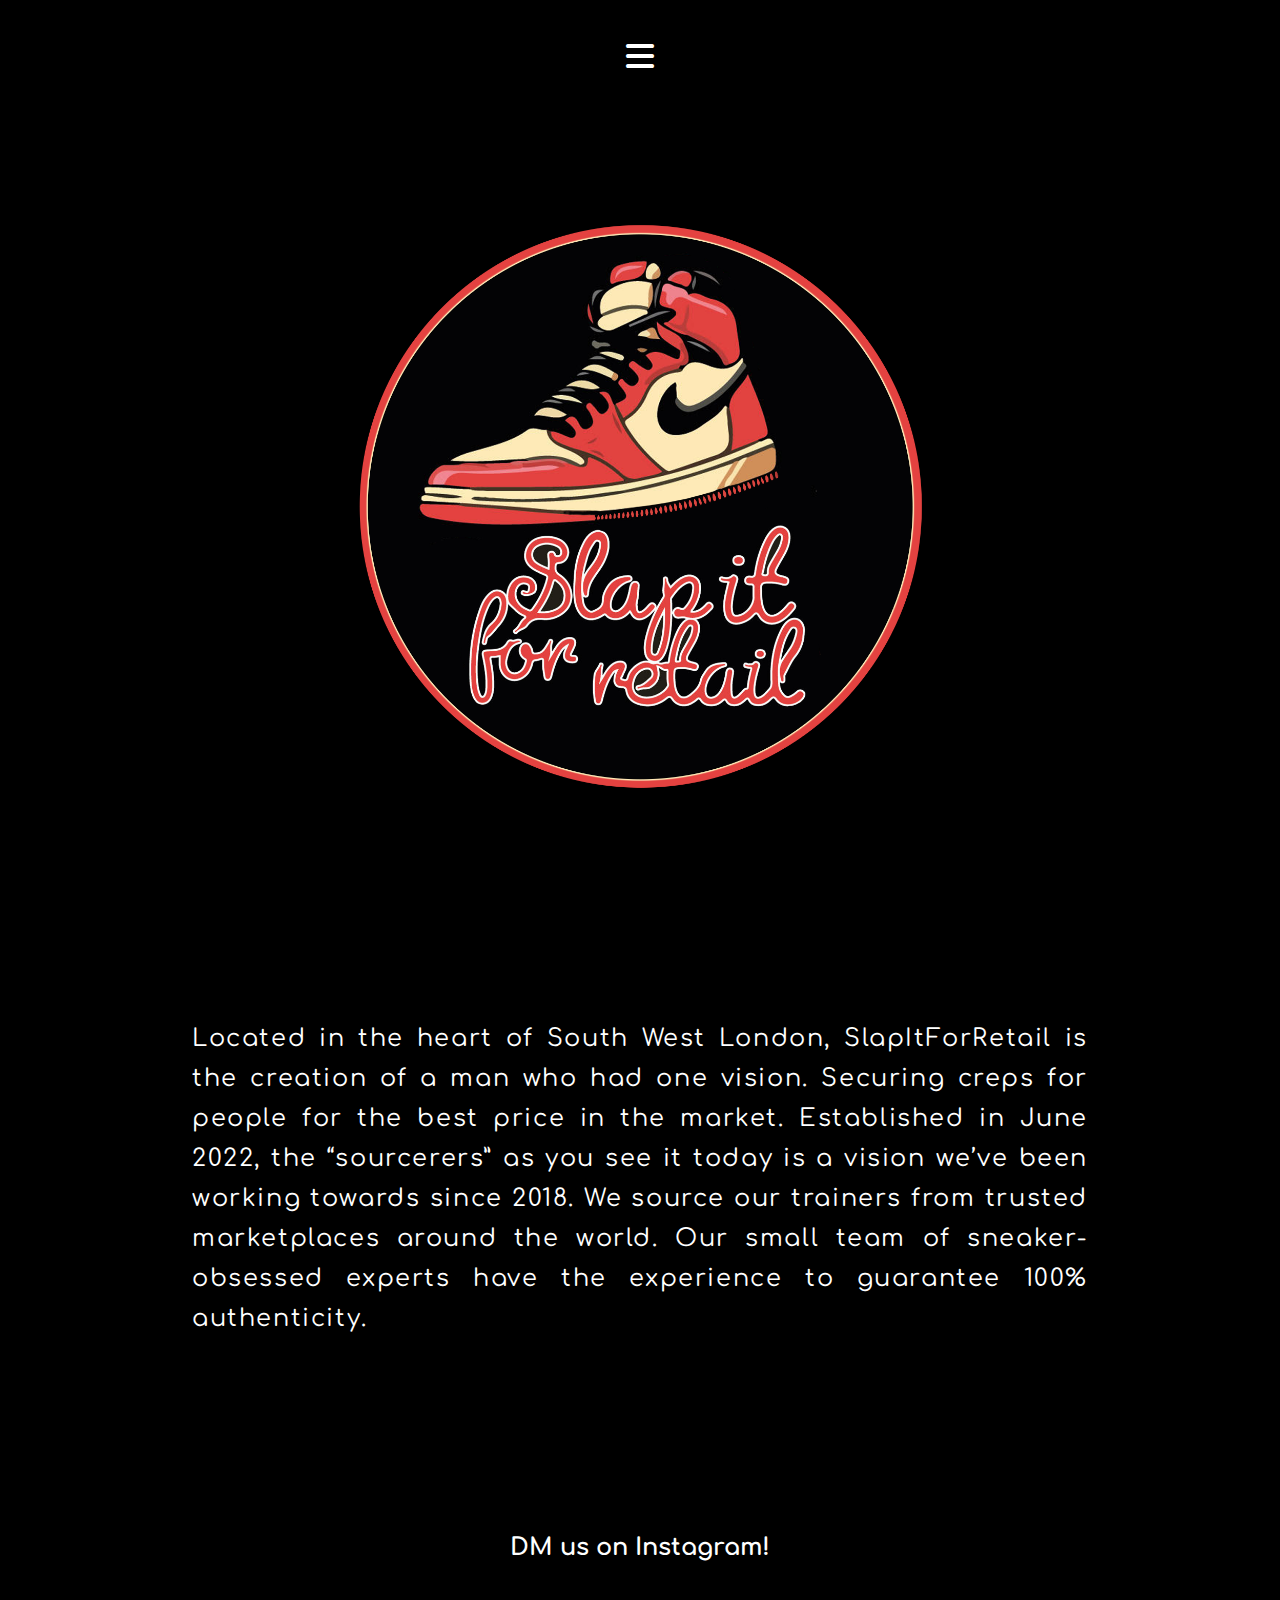
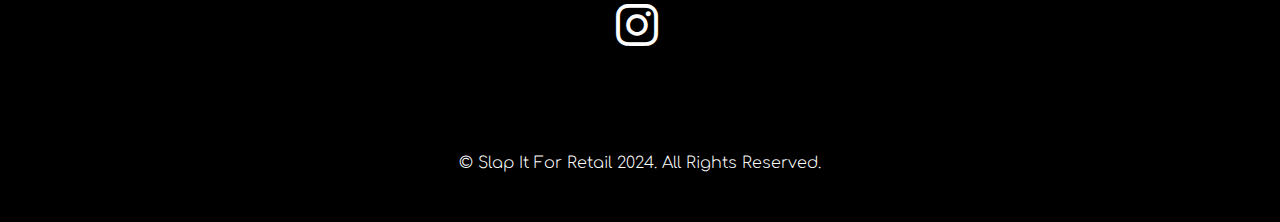
<file: index.html>
<!DOCTYPE html>
<html lang="en">
<head>
    <meta charset="UTF-8">
    <meta http-equiv="X-UA-Compatible" content="IE=edge">
    <meta name="viewport" content="width=device-width, initial-scale=1.0">
    <title>SlapItForRetail</title>
    <link rel="icon" href="./Images/svg/FINAL.ico">
    <link rel="stylesheet" href="slapitforretail.css">
    <link href="https://fonts.googleapis.com/css2?family=Comfortaa:wght@300;400;700&display=swap" rel="stylesheet">
    <link rel="stylesheet" href="https://cdnjs.cloudflare.com/ajax/libs/font-awesome/6.1.2/css/all.min.css">
</head>
<body>
<!---------Navigation Menu-------->    
<header class="navmenu-box">
    <nav class="navmenu-container">
        <button class="hamburger" id="hamburger">
            <i class="fa fa-bars"></i>
        </button>
        <ul class="nav-ul" id="nav-ul">
            <li class="navmenu-links">
                <a href="#home" onclick="removeHash()">Home</a>
            </li>
            <li class="navmenu-links">
                <a href="#about" onclick="removeHash()">About</a>
            </li>
            <li class="navmenu-links">
                <a href="https://instagram.com/slapitforretail?igshid=MzRlODBiNWFlZA==" target="_blank">Store</a>
            </li>
            <li class="navmenu-links">
                <a href="#contact" onclick="removeHash()">Contact</a>
            </li>
            <li class="navmenu-links">
                <a href="termsandconditions.html" onclick="removeHash()">Terms & Conditions</a>
            </li>
        </ul>
    </nav>
</header>

<!--------------Home-------------->
<section class="home-background-image" id="home">
    <div class="center-img">
        <article>
            <img src="./Images/Logo/FINAL.png" class="home-bg-img">
        </article>
    </div>
</section>

<!--------------About------------->
<section class="about" id="about">
    <div class="about-bg-box">
        <p class="about-me">Located in the heart of South West London, SlapItForRetail is the creation of a man who had one vision. Securing creps for people for the best price in the market. Established in June 2022, the “sourcerers” as you see it today is a vision we’ve been working towards since 2018. We source our trainers from trusted marketplaces around the world. Our small team of sneaker-obsessed experts have the experience to guarantee 100% authenticity.</p>
    </div>
</section>

<!-------------Contact------------>
<section class="contact-wrapper">
    <section class="contact-form" id="contact">
            <div class="contact-text">
                <h2>DM us on Instagram!</h2>
            </div>
            <div class="icons">
                <a href="https://www.instagram.com/slapitforretail/" target="_blank" class="icon-text"><i class="fa-brands fa-instagram fa-3x" target="_blank"></i></a>
            </div>
    </section>
</section>
<!-------------Footer------------>
<footer>
    <p>© Slap It For Retail 2024. All Rights Reserved.</p>
</footer>

<!------Hamburger JavaScript------->
<script src="slapitforretail.js"></script>

</body>
</html>
</file>
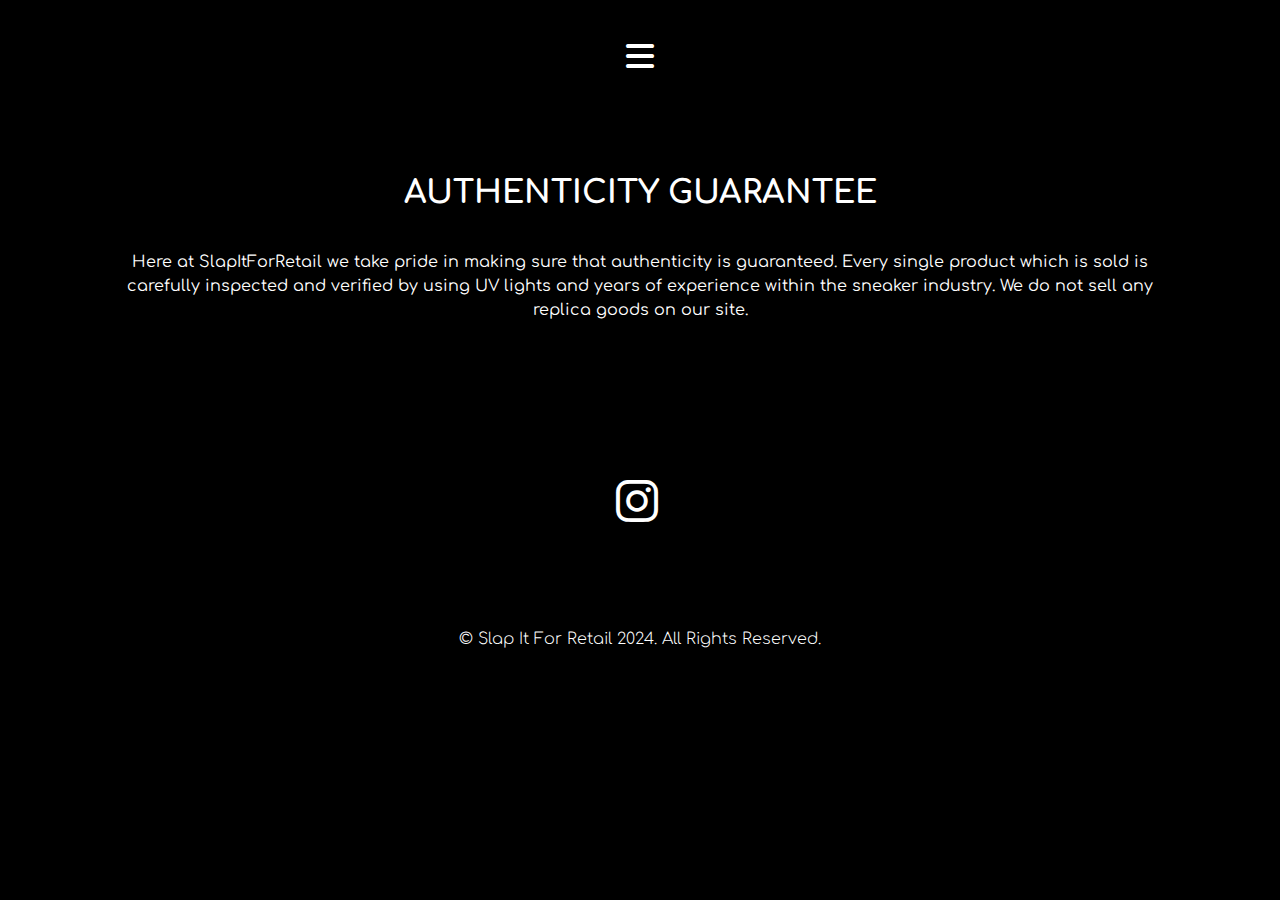
<file: authenticityguarantee.html>
<!DOCTYPE html>
<html lang="en">
<head>
    <meta charset="UTF-8">
    <meta http-equiv="X-UA-Compatible" content="IE=edge">
    <meta name="viewport" content="width=device-width, initial-scale=1.0">
    <title>SlapItForRetail</title>
    <link rel="icon" href="./Images/svg/FINAL.ico">
    <link rel="stylesheet" href="slapitforretail.css">
    <link href="https://fonts.googleapis.com/css2?family=Comfortaa:wght@300;400;700&display=swap" rel="stylesheet">
    <link rel="stylesheet" href="https://cdnjs.cloudflare.com/ajax/libs/font-awesome/6.1.2/css/all.min.css">
</head>
<body>
<!---------Navigation Menu-------->    
<header class="navmenu-box">
    <nav class="navmenu-container">
        <button class="hamburger" id="hamburger">
            <i class="fa fa-bars"></i>
        </button>
        <ul class="nav-ul" id="nav-ul">
            <li class="navmenu-links">
                <a href="index.html#home" onclick="removeHash()">Home</a>
            </li>
            <li class="navmenu-links">
                <a href="index.html#about" onclick="removeHash()">About</a>
            </li>
            <li class="navmenu-links">
                <a href="https://instagram.com/slapitforretail?igshid=MzRlODBiNWFlZA==" target="_blank">Store</a>
            </li>
            <li class="navmenu-links">
                <a href="index.html#contact" onclick="removeHash()">Contact</a>
            </li>
            <li class="navmenu-links">
                <a href="termsandconditions.html" onclick="removeHash()">Terms & Conditions</a>
            </li>
        </ul>
    </nav>
</header>

<!--------------Main-------------->
<section class="terms-and-conditions">
    <div class="links">
        <h2 class="delivery-title">AUTHENTICITY GUARANTEE</h2>
        <p>Here at SlapItForRetail we take pride in making sure that authenticity is guaranteed. Every single product which is sold is carefully inspected and verified by using UV lights and years of experience within the sneaker industry. We do not sell any replica goods on our site.</p>
    </div>
</section>

<!-------------Contact------------>
<section class="contact-wrapper">
    <section class="contact-form" id="contact">
            <div class="icons">
                <a href="https://www.instagram.com/slapitforretail/" target="_blank" class="icon-text"><i class="fa-brands fa-instagram fa-3x" target="_blank"></i></a>
            </div>
    </section>
</section>
<!-------------Footer------------>
<footer>
    <p>© Slap It For Retail 2024. All Rights Reserved.</p>
</footer>

<!------Hamburger JavaScript------->
<script src="slapitforretail.js"></script>

</body>
</html>
</file>
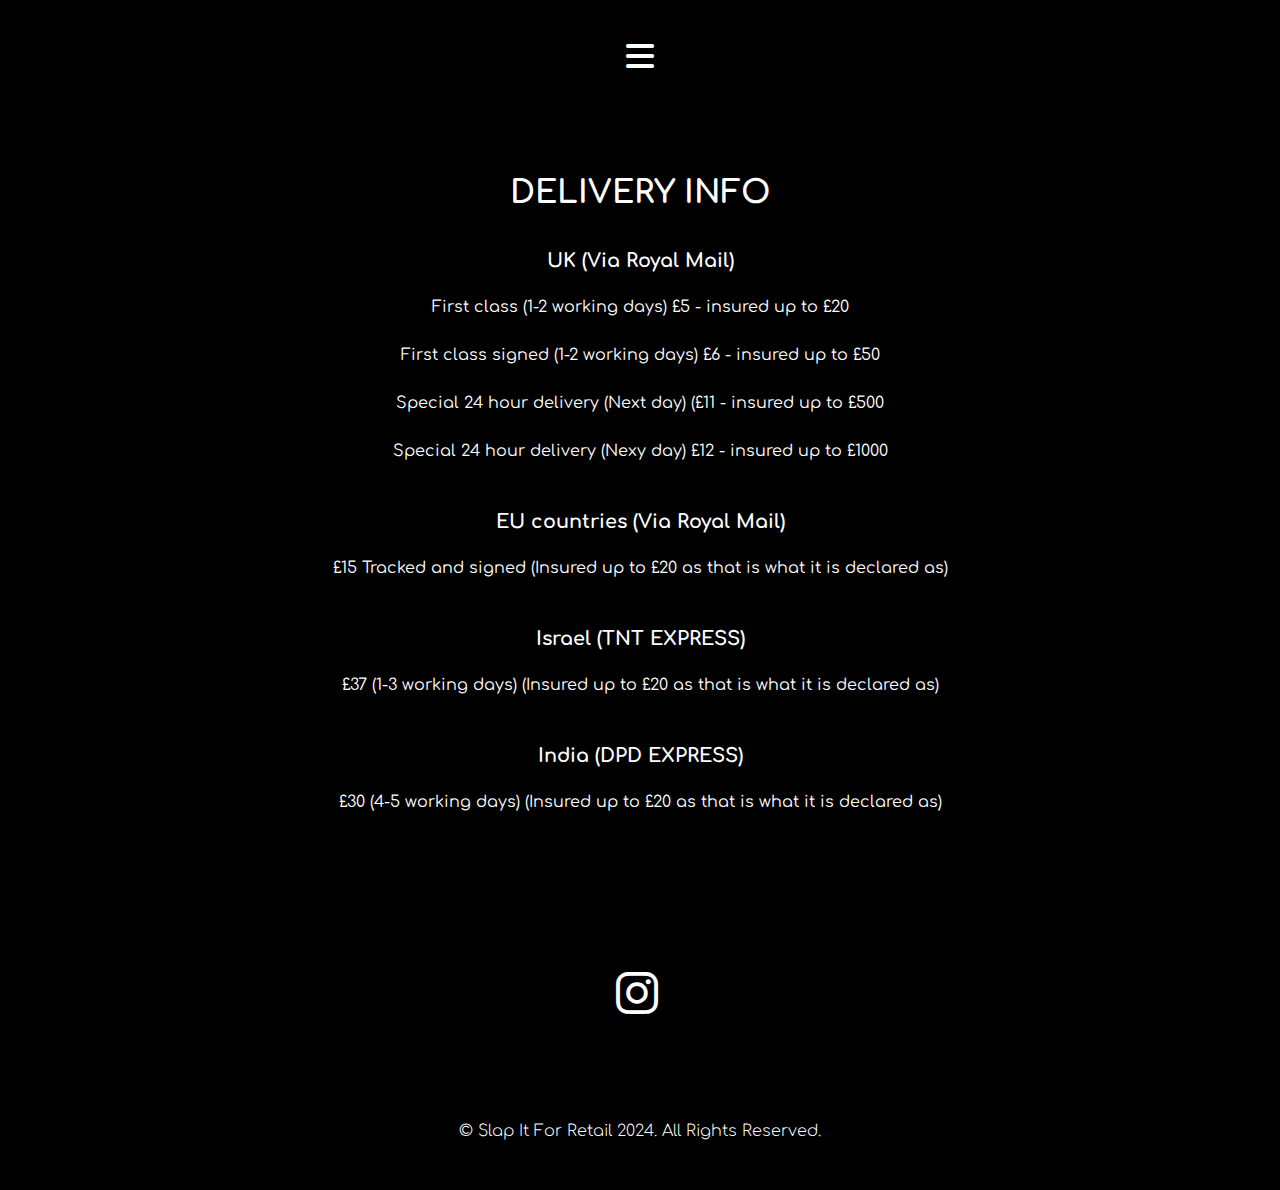
<file: deliveryinfo.html>
<!DOCTYPE html>
<html lang="en">
<head>
    <meta charset="UTF-8">
    <meta http-equiv="X-UA-Compatible" content="IE=edge">
    <meta name="viewport" content="width=device-width, initial-scale=1.0">
    <title>SlapItForRetail</title>
    <link rel="icon" href="./Images/svg/FINAL.ico">
    <link rel="stylesheet" href="slapitforretail.css">
    <link href="https://fonts.googleapis.com/css2?family=Comfortaa:wght@300;400;700&display=swap" rel="stylesheet">
    <link rel="stylesheet" href="https://cdnjs.cloudflare.com/ajax/libs/font-awesome/6.1.2/css/all.min.css">
</head>
<body>
<!---------Navigation Menu-------->    
<header class="navmenu-box">
    <nav class="navmenu-container">
        <button class="hamburger" id="hamburger">
            <i class="fa fa-bars"></i>
        </button>
        <ul class="nav-ul" id="nav-ul">
            <li class="navmenu-links">
                <a href="index.html#home" onclick="removeHash()">Home</a>
            </li>
            <li class="navmenu-links">
                <a href="index.html#about" onclick="removeHash()">About</a>
            </li>
            <li class="navmenu-links">
                <a href="https://instagram.com/slapitforretail?igshid=MzRlODBiNWFlZA==" target="_blank">Store</a>
            </li>
            <li class="navmenu-links">
                <a href="index.html#contact" onclick="removeHash()">Contact</a>
            </li>
            <li class="navmenu-links">
                <a href="termsandconditions.html" onclick="removeHash()">Terms & Conditions</a>
            </li>
        </ul>
    </nav>
</header>

<!--------------Main-------------->
<section class="terms-and-conditions">
    <div class="links">
        <h2 class="delivery-title">DELIVERY INFO</h2>
        <h3 class="delivery-sub-title">UK (Via Royal Mail)</h3>
        <p><br>First class (1-2 working days) £5 - insured up to £20<br><br>First class signed (1-2 working days)  £6 - insured up to £50<br><br>Special 24 hour delivery (Next day) (£11 - insured up to £500<br><br>Special 24 hour delivery (Nexy day) £12 - insured up to £1000<br><br><br></p>

        <h3 class="delivery-sub-title">EU countries (Via Royal Mail)</h3>
        <p><br>£15 Tracked and signed (Insured up to £20 as that is what it is declared as)<br><br><br></p>
        
        <h3 class="delivery-sub-title">Israel (TNT EXPRESS)</h3>    
        <p><br>£37 (1-3 working days) (Insured up to £20 as that is what it is declared as)<br><br><br></p>
        
        <h3 class="delivery-sub-title">India (DPD EXPRESS)</h3> 
        <p><br>£30 (4-5 working days) (Insured up to £20 as that is what it is declared as)</p>
    </div>
</section>

<!-------------Contact------------>
<section class="contact-wrapper">
    <section class="contact-form" id="contact">
            <div class="icons">
                <a href="https://www.instagram.com/slapitforretail/" target="_blank" class="icon-text"><i class="fa-brands fa-instagram fa-3x" target="_blank"></i></a>
            </div>
    </section>
</section>
<!-------------Footer------------>
<footer>
    <p>© Slap It For Retail 2024. All Rights Reserved.</p>
</footer>

<!------Hamburger JavaScript------->
<script src="slapitforretail.js"></script>

</body>
</html>
</file>
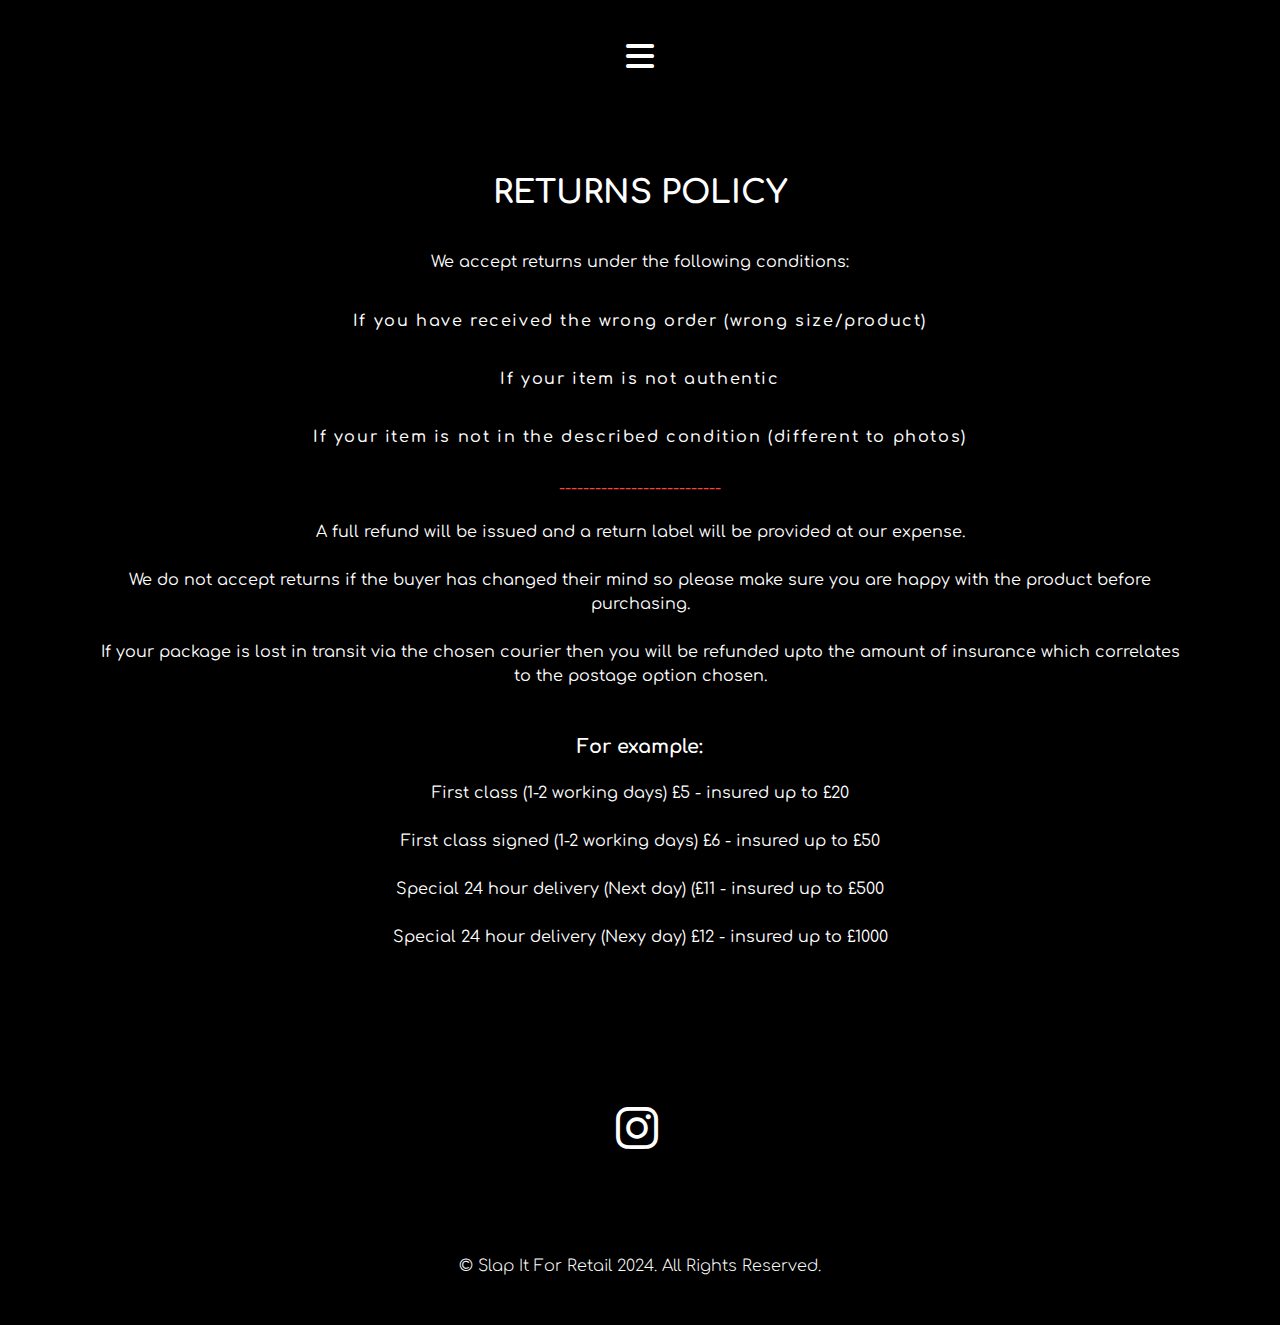
<file: returnspolicy.html>
<!DOCTYPE html>
<html lang="en">
<head>
    <meta charset="UTF-8">
    <meta http-equiv="X-UA-Compatible" content="IE=edge">
    <meta name="viewport" content="width=device-width, initial-scale=1.0">
    <title>SlapItForRetail</title>
    <link rel="icon" href="./Images/svg/FINAL.ico">
    <link rel="stylesheet" href="slapitforretail.css">
    <link href="https://fonts.googleapis.com/css2?family=Comfortaa:wght@300;400;700&display=swap" rel="stylesheet">
    <link rel="stylesheet" href="https://cdnjs.cloudflare.com/ajax/libs/font-awesome/6.1.2/css/all.min.css">
</head>
<body>
<!---------Navigation Menu-------->    
<header class="navmenu-box">
    <nav class="navmenu-container">
        <button class="hamburger" id="hamburger">
            <i class="fa fa-bars"></i>
        </button>
        <ul class="nav-ul" id="nav-ul">
            <li class="navmenu-links">
                <a href="index.html#home" onclick="removeHash()">Home</a>
            </li>
            <li class="navmenu-links">
                <a href="index.html#about" onclick="removeHash()">About</a>
            </li>
            <li class="navmenu-links">
                <a href="https://instagram.com/slapitforretail?igshid=MzRlODBiNWFlZA==" target="_blank">Store</a>
            </li>
            <li class="navmenu-links">
                <a href="index.html#contact" onclick="removeHash()">Contact</a>
            </li>
            <li class="navmenu-links">
                <a href="termsandconditions.html" onclick="removeHash()">Terms & Conditions</a>
            </li>
        </ul>
    </nav>
</header>

<!--------------Main-------------->
<section class="terms-and-conditions">
    <div class="links">
        <h2 class="delivery-title">RETURNS POLICY</h2>
        <p>We accept returns under the following conditions:</p>
        <br>
            <li>If you have received the wrong order (wrong size/product)</li>
            <li>If your item is not authentic</li>
            <li>If your item is not in the described condition (different to photos)</li>
        <p class="divider">---------------------------</p>
        <p>
        A full refund will be issued and a return label will be provided at our expense.
        <br><br>    
        We do not accept returns if the buyer has changed their mind so please make sure you are happy with the product before purchasing.
        <br><br>    
        If your package is lost in transit via the chosen courier then you will be refunded upto the amount of insurance which correlates to the postage option chosen. 
        <br><br><br>
        </p>   
        <h3 class="delivery-sub-title">For example:</h3>
        <p>
        <br>   
        First class (1-2 working days) £5 - insured up to £20
        <br><br>    
        First class signed (1-2 working days)  £6 - insured up to £50
        <br><br>    
        Special 24 hour delivery (Next day) (£11 - insured up to £500
        <br><br>    
        Special 24 hour delivery (Nexy day) £12 - insured up to £1000
        </p>
    </div>
</section>

<!-------------Contact------------>
<section class="contact-wrapper">
    <section class="contact-form" id="contact">
            <div class="icons">
                <a href="https://www.instagram.com/slapitforretail/" target="_blank" class="icon-text"><i class="fa-brands fa-instagram fa-3x" target="_blank"></i></a>
            </div>
    </section>
</section>
<!-------------Footer------------>
<footer>
    <p>© Slap It For Retail 2024. All Rights Reserved.</p>
</footer>

<!------Hamburger JavaScript------->
<script src="slapitforretail.js"></script>

</body>
</html>
</file>
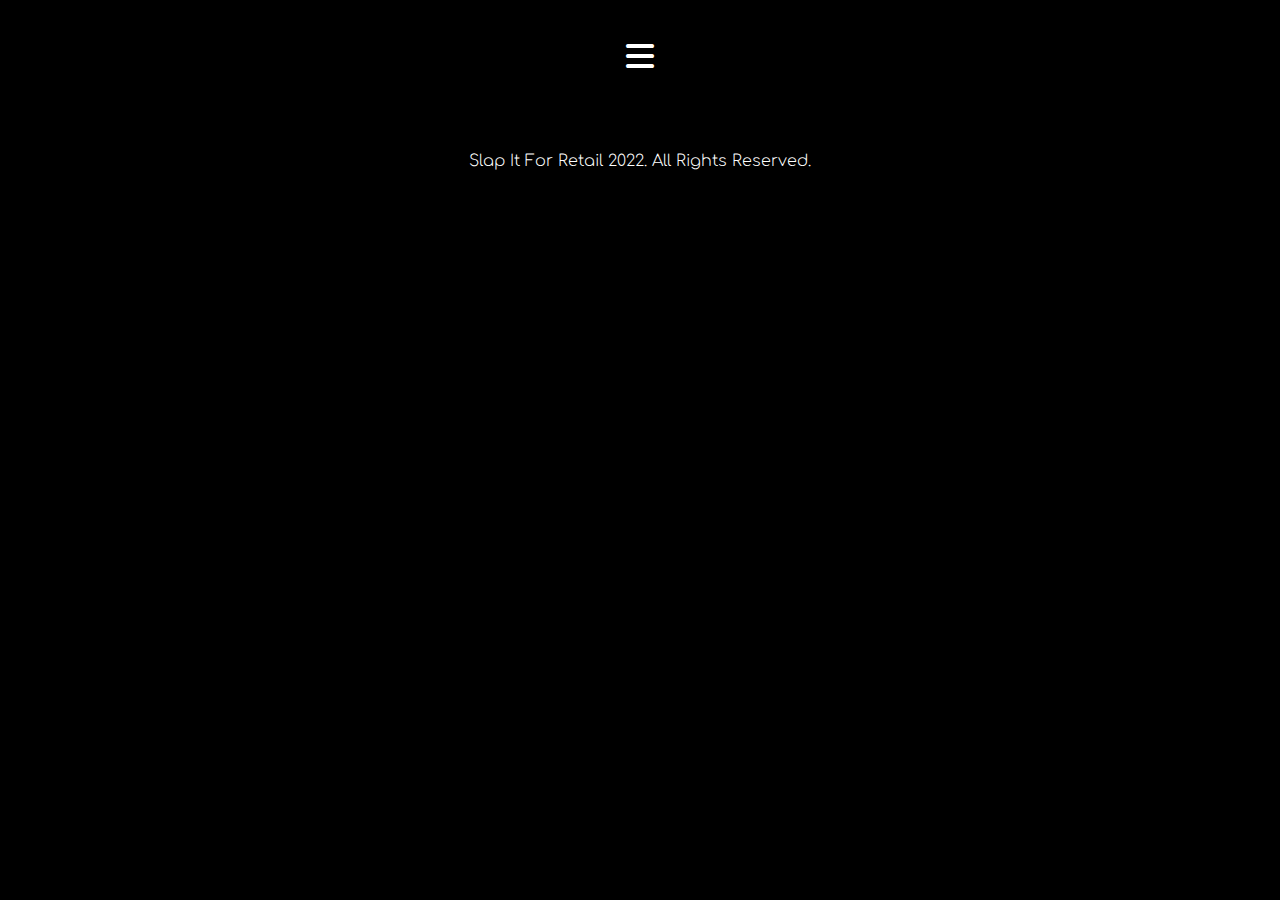
<file: store.html>
<!DOCTYPE html>
<html lang="en">
<head>
    <meta charset="UTF-8">
    <meta http-equiv="X-UA-Compatible" content="IE=edge">
    <meta name="viewport" content="width=device-width, initial-scale=1.0">
    <title>SlapItForRetail</title>
    <link rel="stylesheet" href="slapitforretail.css">
    <link href="https://fonts.googleapis.com/css2?family=Comfortaa:wght@300;400;700&display=swap" rel="stylesheet">
    <link rel="stylesheet" href="https://cdnjs.cloudflare.com/ajax/libs/font-awesome/6.1.2/css/all.min.css">
</head>
<body>
<!---------Navigation Menu-------->    
<header class="navmenu-box">
    <nav class="navmenu-container">
        <button class="hamburger" id="hamburger">
            <i class="fa fa-bars"></i>
        </button>
        <ul class="nav-ul" id="nav-ul">
            <li class="navmenu-links">
                <a href="index.html" onclick="removeHash()">Home</a>
            </li>
            <li class="navmenu-links">
                <a href="index.html#about" onclick="removeHash()">About</a>
            </li>
            <li class="navmenu-links">
                <a href="index.html" onclick="removeHash()">Store</a>
            </li>
            <li class="navmenu-links">
                <a href="index.html#contact" onclick="removeHash()">Contact</a>
            </li>
        </ul>
    </nav>
</header>

<!--------------Main-------------->
<section class="soon">
    <h2 class="coming-soon">WE'LL BE LIVE SOON</h2>
</section>

<!-------------Footer------------>
<footer>
    <p>Slap It For Retail 2022. All Rights Reserved.</p>
</footer>

<script src="slapitforretail.js"></script>

</body>
</html>
</file>
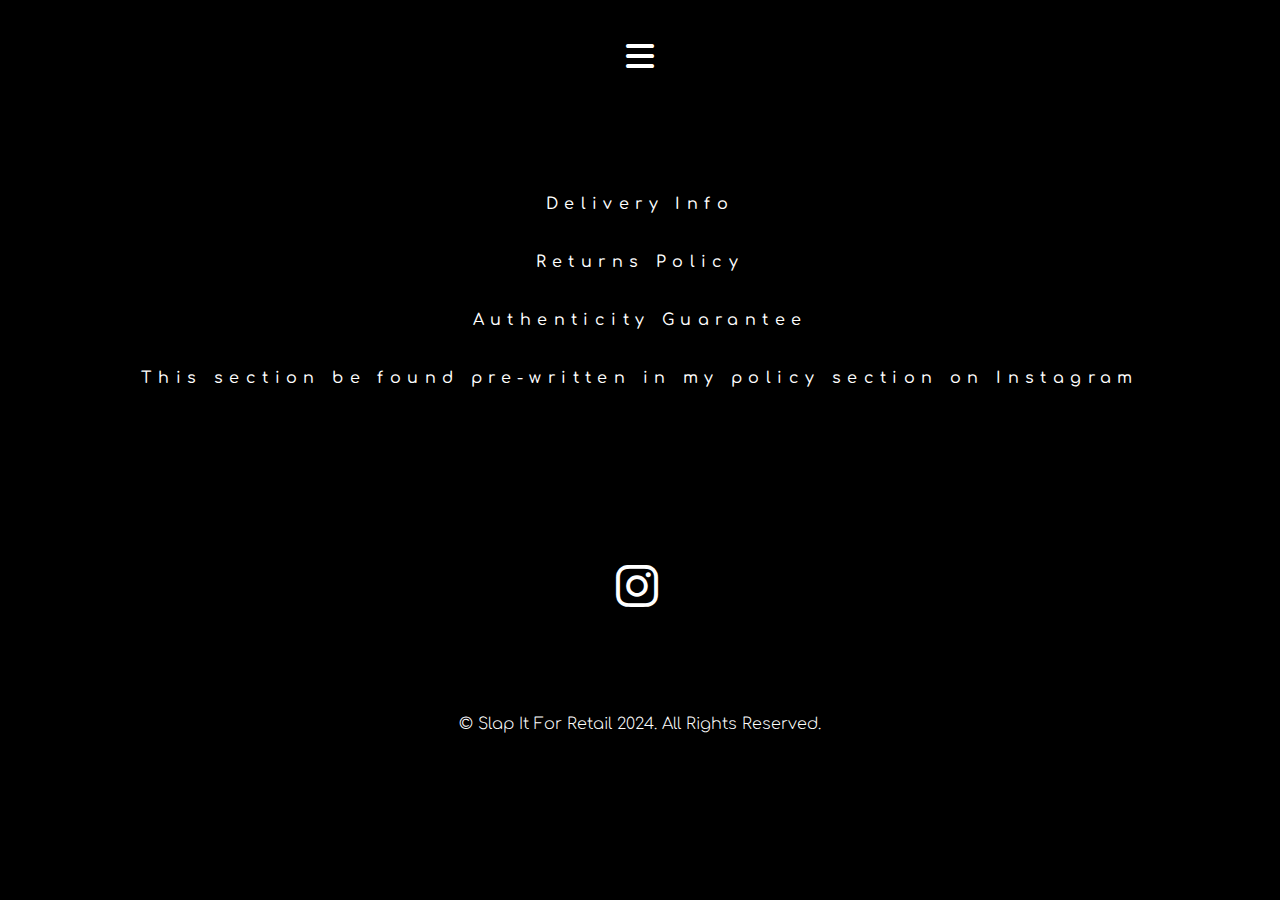
<file: termsandconditions.html>
<!DOCTYPE html>
<html lang="en">
<head>
    <meta charset="UTF-8">
    <meta http-equiv="X-UA-Compatible" content="IE=edge">
    <meta name="viewport" content="width=device-width, initial-scale=1.0">
    <title>SlapItForRetail</title>
    <link rel="icon" href="./Images/svg/FINAL.ico">
    <link rel="stylesheet" href="slapitforretail.css">
    <link href="https://fonts.googleapis.com/css2?family=Comfortaa:wght@300;400;700&display=swap" rel="stylesheet">
    <link rel="stylesheet" href="https://cdnjs.cloudflare.com/ajax/libs/font-awesome/6.1.2/css/all.min.css">
</head>
<body>
<!---------Navigation Menu-------->    
<header class="navmenu-box">
    <nav class="navmenu-container">
        <button class="hamburger" id="hamburger">
            <i class="fa fa-bars"></i>
        </button>
        <ul class="nav-ul" id="nav-ul">
            <li class="navmenu-links">
                <a href="index.html#home" onclick="removeHash()">Home</a>
            </li>
            <li class="navmenu-links">
                <a href="index.html#about" onclick="removeHash()">About</a>
            </li>
            <li class="navmenu-links">
                <a href="https://instagram.com/slapitforretail?igshid=MzRlODBiNWFlZA==" target="_blank">Store</a>
            </li>
            <li class="navmenu-links">
                <a href="index.html#contact" onclick="removeHash()">Contact</a>
            </li>
            <li class="navmenu-links">
                <a href="termsandconditions.html" onclick="removeHash()">Terms & Conditions</a>
            </li>
        </ul>
    </nav>
</header>

<!--------------Main-------------->
<section class="terms-and-conditions">
    <div class="links">
        <li><a href="deliveryinfo.html">Delivery Info</a></li>
        <li><a href="returnspolicy.html">Returns Policy</a></li>
        <li><a href="authenticityguarantee.html">Authenticity Guarantee</a></li>
        <li><a href="https://www.instagram.com/slapitforretail/">This section be found pre-written in my policy section on Instagram</a></li>
    </div>
</section>

<!-------------Contact------------>
<section class="contact-wrapper">
    <section class="contact-form" id="contact">
            <div class="icons">
                <a href="https://www.instagram.com/slapitforretail/" target="_blank" class="icon-text"><i class="fa-brands fa-instagram fa-3x" target="_blank"></i></a>
            </div>
    </section>
</section>
<!-------------Footer------------>
<footer>
    <p>© Slap It For Retail 2024. All Rights Reserved.</p>
</footer>

<!------Hamburger JavaScript------->
<script src="slapitforretail.js"></script>

</body>
</html>
</file>
<file: slapitforretail.css>
/* Gen. Styling For All Pages */

* {
    padding: 0;
    margin: 0;
    box-sizing: border-box;
    font-family: 'Comfortaa', cursive;
}

header.navmenu-box {
    padding: 0;
    margin: 0;
    background-color: rgba(0, 0, 0, 0.4);
}

header.navmenu-box nav.navmenu-container {
    display: flex;
    align-items: center;
    justify-content: space-evenly;
    padding-top: 40px;
    padding-left: 10%;
    padding-right: 10%;
}

header.navmenu-box nav.navmenu-container img.navmenu-logo ul, li.navmenu-links {
    list-style-type: none;
    display: inline-block;
    align-items: center;
    padding: 0px 20px;
    text-transform: uppercase;
    font-size: 1rem;
}

header.navmenu-box nav.navmenu-container img.navmenu-logo ul, li, a {
    text-decoration: none;
    color: rgb(255, 255, 255);
    letter-spacing: 0.4rem;
    font-weight: 500;
}

header.navmenu-box nav.navmenu-container img.navmenu-logo ul, li, a:hover {
    color: rgb(255, 62, 62);
    transition: 0.3s;
}

header.navmenu-box nav.navmenu-container button.hamburger {
    background-color: transparent;
    border: 0;
    display: none;
    color: rgb(255, 255, 255);
    cursor: pointer;
    font-size: 20px;
}

header.navmenu-box nav.navmenu-container button.hamburger:focus {
    outline: none;
}

/* -- */

body {
    /* background-image: url("./luca-merz-vicBpziWOPg-unsplash.jpeg"); */
    background-repeat: no-repeat;
    background-size: cover;
    background-color: rgba(0, 0, 0);
}

section.home-background-image {
    display: block;
    align-items: center;
    text-align: center;
    justify-content: center;
}

section.home-background-image div.center-img img.home-bg-img {
    max-height: 100vh;
    max-width: 100%;
    margin: auto;
}

section.about {
    background-color: rgba(0, 0, 0, 0.4);
    padding-bottom: 100px;
}

div.about-bg-box {
    background-color: rgba(0, 0, 0, 0.7);
    display: flex;
    justify-content: center;
    max-width: 70%;
    border-radius: 4px;
    margin: auto;
}

section.about p.about-me {
    color: rgb(255, 255, 255);
    text-align: center;
    text-align: justify;
    /* margin: 70px; */
    max-width: 100%;
    line-height: 2.5rem;
    font-size: 1.5rem;
    letter-spacing: 0.1rem; 
}

section.store-container {
    padding: 0;
    margin: 0;
}

section.contact-wrapper {
    background-color: rgba(0, 0, 0, 0.4);
}

section.contact-form {
    max-height: 100vh;
    max-width: 80%;
    background-color: rgba(0, 0, 0, 0.7);
    margin: auto;
    border-radius: 4px;
    padding: 55px 30px;
}

section.contact-form form div.title {
    color: rgb(255, 255, 255);
    font-size: 2rem;
    text-align: center;
}

section.contact-form form div.half {
    display: flex;
    justify-content: space-between;
}

section.contact-form form div.half div.item {
    display: flex;
    flex-direction: column;
    margin-bottom: 24px;
    margin-top: 24px;
    width: 48%;
    color: rgb(255, 255, 255);
}

section.contact-form label {
    display: block;
    font-size: 13px;
    letter-spacing: 3.5px;
    margin-bottom: 16px;
    color: rgb(255, 255, 255);
    font-size: 17px;
}

section.contact-form div.half div.item input {
    border-radius: 4px;
    border: 1px solid white;
    outline: 0;
    padding: 16px;
    background-color: rgba(0, 0, 0, 0.7);
    color: rgb(255, 255, 255);
    font-size: 17px;
}

section.contact-form div.full textarea {
    border-radius: 4px;
    border: 1px solid white;
    outline: 0;
    background-color: rgba(0, 0, 0, 0.7);
    color: rgb(255, 255, 255);
    padding: 12px 16px;
    height: 200px;
    width: 100%;
    font-size: 17px;
}

section.contact-form div.action {
    margin-bottom: 32px;
}

section.contact-form div.action input {
    border-radius: 4px;
    border: 1px solid white;
    outline: 0;
    background-color: rgba(0, 0, 0, 0.7);
    color: rgb(255, 255, 255);
    cursor: pointer;
    font-size: 13px;
    font-weight: 700;
    height: 44px;
    letter-spacing: 3px;
    outline: 0;
    padding: 0 20px 0 22px;
    margin-top: 24px;
    margin-right: 10px;     
}

section.contact-form div.contact-text {
    display: flex;
    justify-content: center;
    align-items: center;
    color: white;
    padding: 40px;
}

section.contact-form div.contact-text h2 {
    text-align: center;
}

section.contact-form div.icons a.icon-text {
    display: flex;
    justify-content: center;
    align-items: center;
}

section.contact-form form div.half div.item

section h2.coming-soon {
    background-color: rgba(0, 0, 0, 0.4);
    color: rgb(255, 255, 255);
    display: flex;
    justify-content: center;
    margin: auto;
    padding: 480px;
    font-size: 6rem;
    text-align: center;
    font-weight: 700;
    letter-spacing: 0.5rem;
}

footer p {
    display: flex;
    justify-content: center;
    padding: 50px;
    color: rgb(255, 255, 255);
    font-size: 1rem;
    font-weight: 300;
    background-color: rgba(0, 0, 0, 0.4);
}

section.terms-and-conditions {
    display: flex;
    justify-content: center;
    align-items: center;
}

section.terms-and-conditions div.links {
    padding: 100px;
    text-align: center;
}

section.terms-and-conditions div.links li {
    padding: 20px;
    list-style-type: none;
}

section.terms-and-conditions div.links h2.delivery-title {
    color: white;
    font-size: 2.0rem;
    padding-bottom: 40px;
}

section.terms-and-conditions div.links h3.delivery-sub-title {
    color: white;
    font-size: 1.2rem;
}

section.terms-and-conditions div.links p {
    color: white;
    line-height: 1.5rem;
}

section.terms-and-conditions div.links p.divider {
    color: rgb(255, 62, 62);
    padding: 10px 0px 20px 0px;
}

section.terms-and-conditions div.links li {
    color: white;
    list-style-type: none;
    font-size: 1.0rem;
    letter-spacing: 0.1rem;
}

/* Tablet */

@media screen and (max-width: 1300px) {
    header.navmenu-box nav.navmenu-container ul.nav-ul {
        display: none;
        width: 100%;
        flex-direction: column;
        text-align: center;
        line-height: 4rem;
    }

    header.navmenu-box nav.navmenu-container ul.nav-ul.show {
        display: flex;
    }

    header.navmenu-box nav.navmenu-container button.hamburger {
        display: block;
        font-size: 2rem;
        text-align: left;
        justify-content: left;
    }

    header.navmenu-box nav.navmenu-container button.hamburger:hover {
        display: block;
        font-size: 2rem;
        color: rgb(255, 0, 0);
        transition: 0.2s ease-in-out;
    }

    section.home-background-image {
        display: flex;
        align-items: center;
        justify-content: center;
        background-color: rgba(0, 0, 0, 0.4);
        padding-bottom: 40px;
    }

    section.home-background-image div.right-side h2.home-paragraph {
        color: rgb(255, 255, 255);
        font-size: 2rem;
        text-align: center;
        margin-bottom: 30px;
        display: block;
        line-height: 3rem;
    }

    section.home-background-image div.right-side button.home-button {
        padding: 20px 40px;
        font-size: 1.5rem;
    }
    
    section.home-background-image div.right-side button.home-button:hover {
        padding: 20px 40px;
        font-size: 1.5rem;
    }
}

/* Phones */

@media screen and (max-width: 414px) {
    section.home-background-image {
        display: block;
        padding-bottom: 0px;
    }

    section.home-background-image div.left-side img.home-bg-img {
        max-height: 70vh;
        margin-bottom: -50px;
        margin-top: -10px;
    }

    section.home-background-image div.right-side h2.home-paragraph {
        margin-top: 0px;
    }

    section.about {
        padding-top: 70px;
    }

    section.about p.about-me {
        color: rgb(255, 255, 255);
        display: flex;
        text-align: center;
        text-align: center;
        margin: auto;
        padding-bottom: 100px;
        max-width: 75%;
        line-height: 2.5rem;
        font-size: 1.5rem;
        letter-spacing: 0.1rem; 
    }

    footer p {
        text-align: center;
    }
}
</file>
